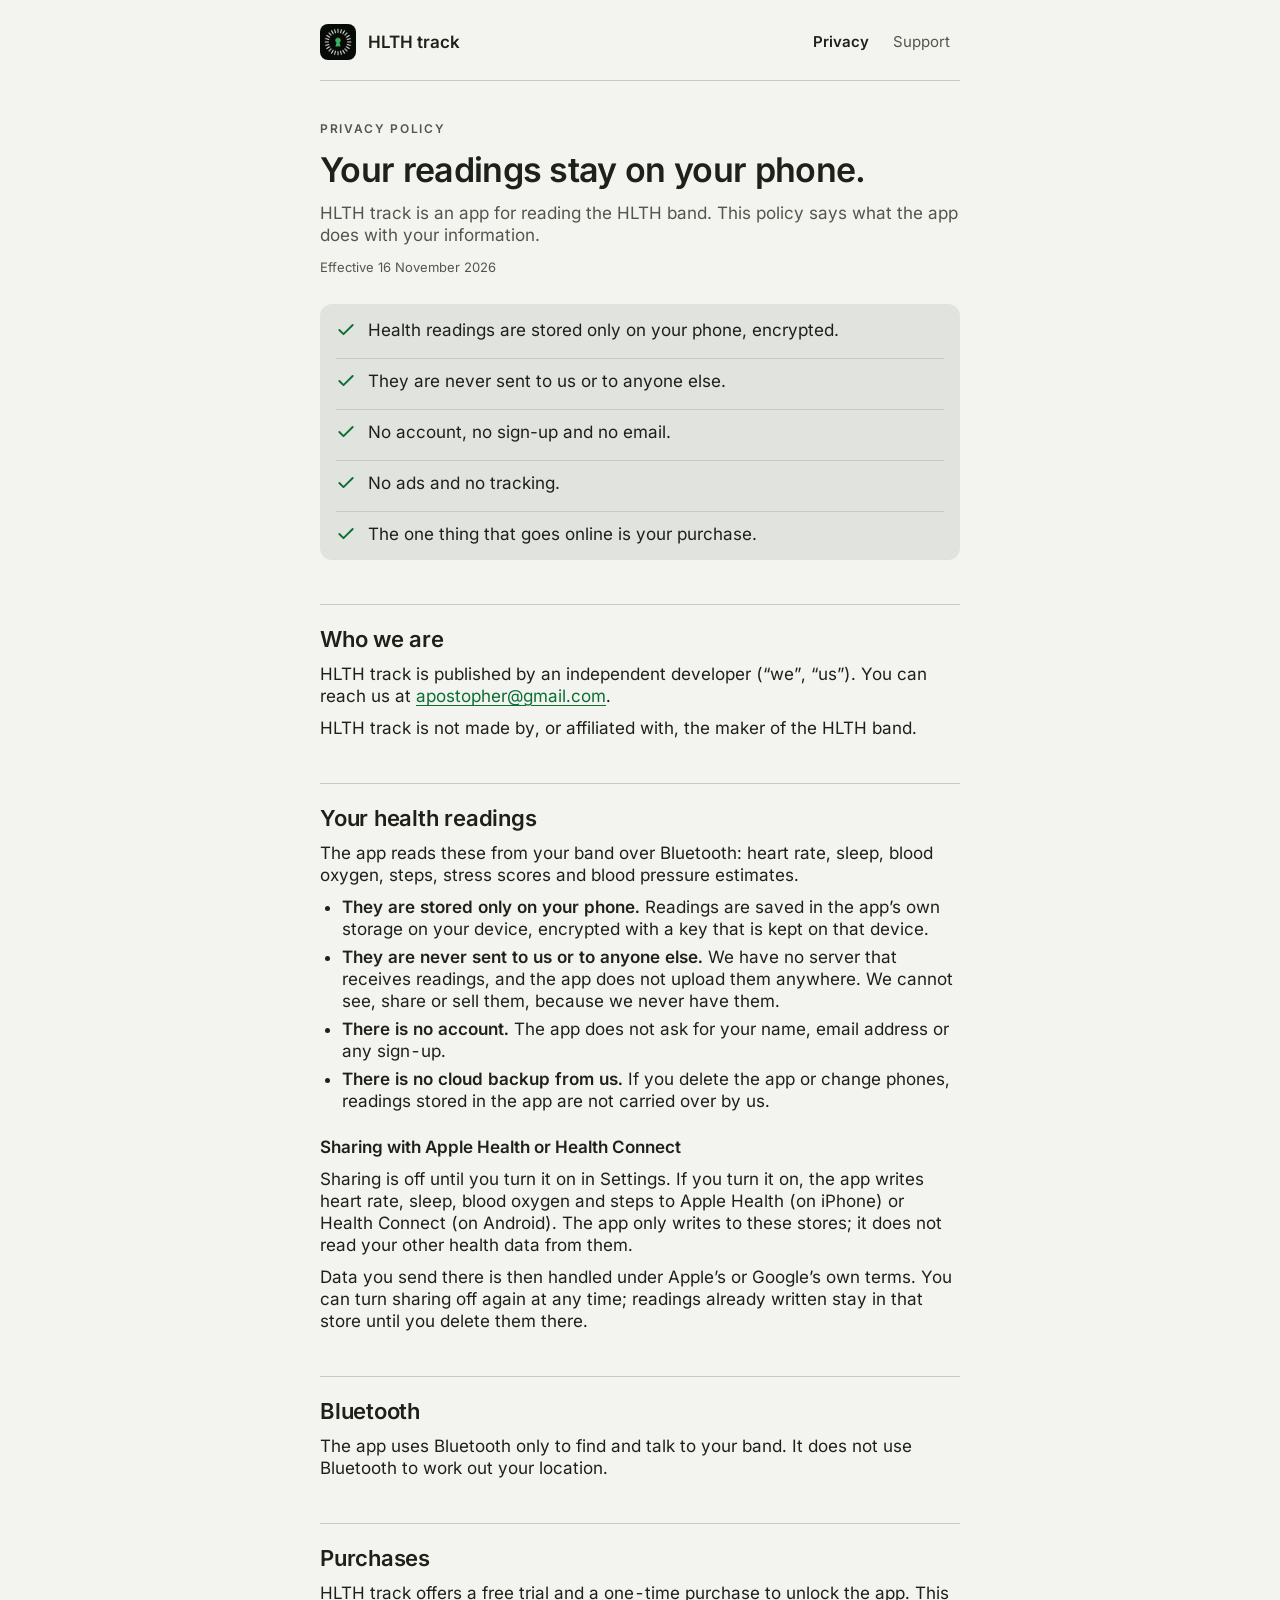
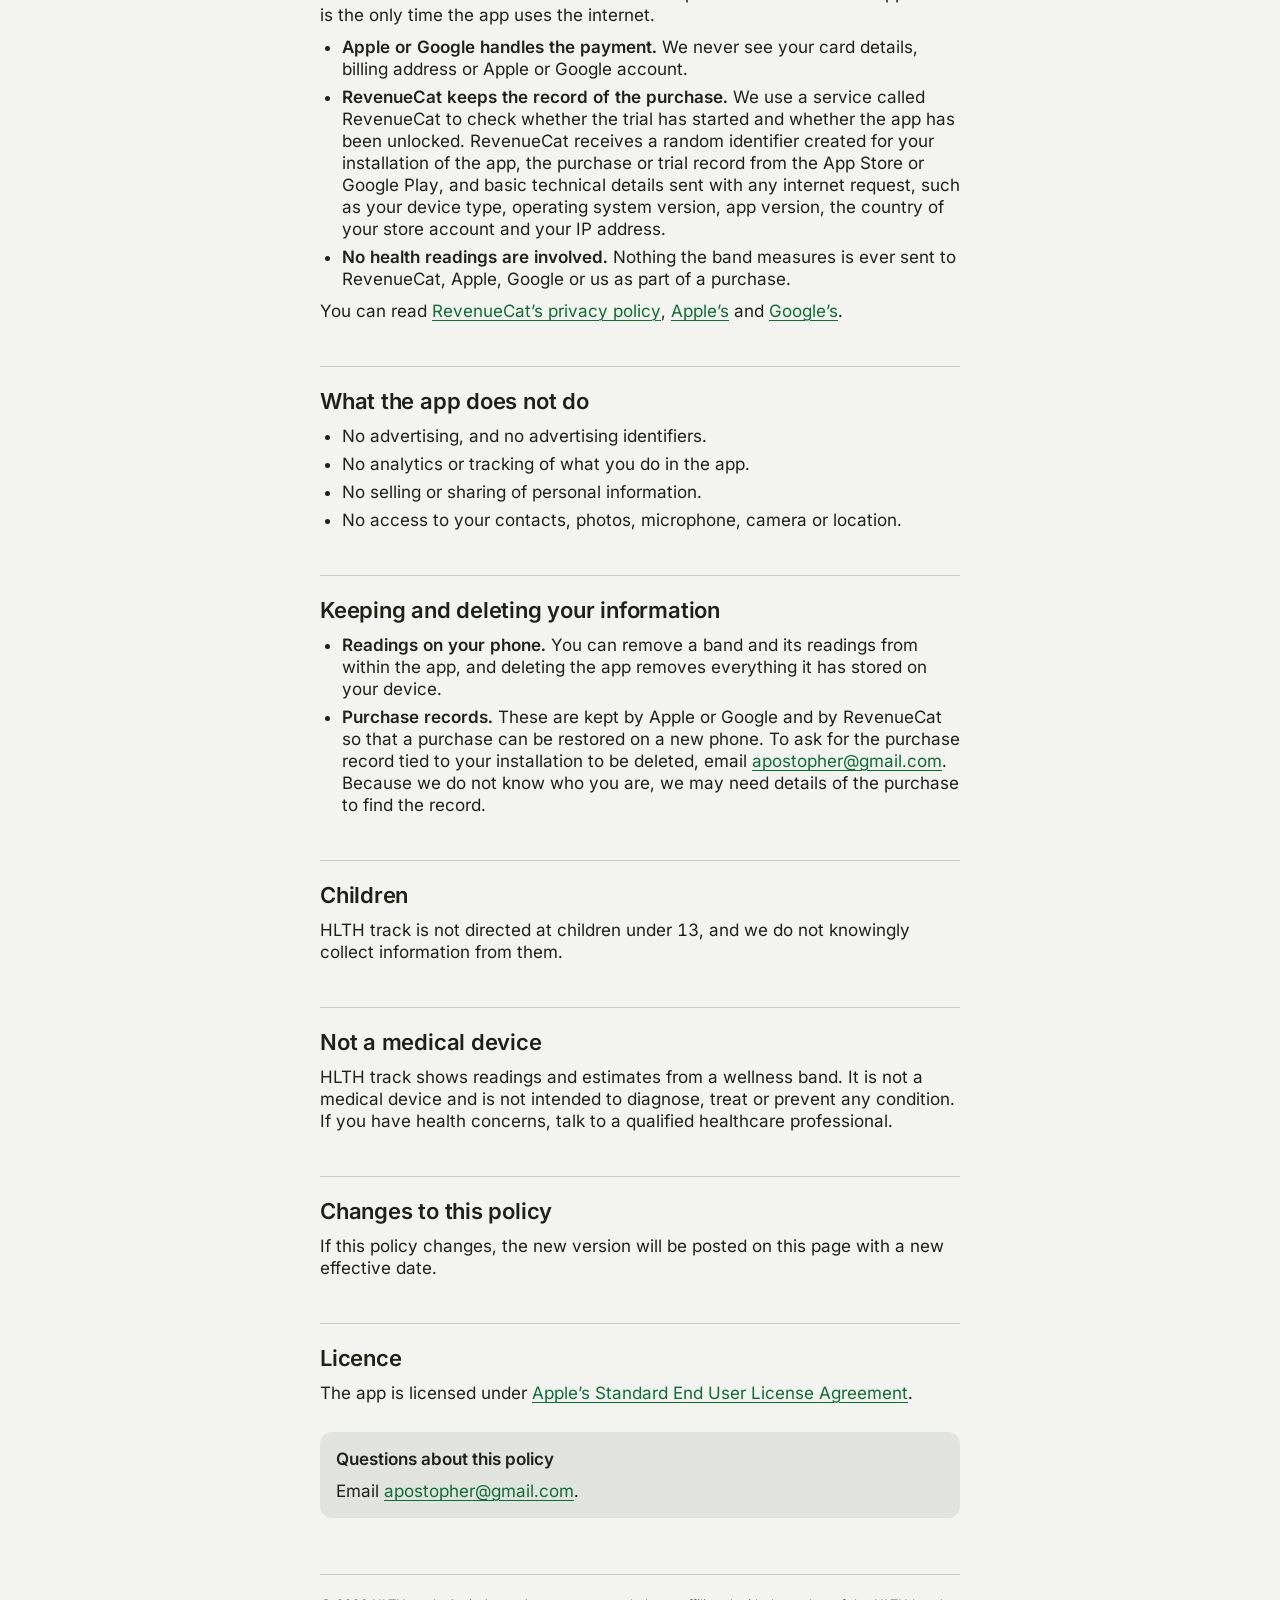
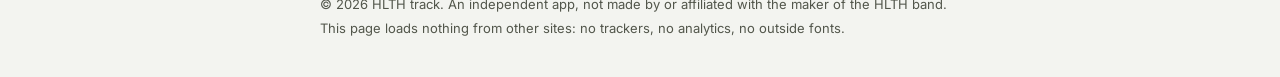
<file: index.html>
<!doctype html>
<html lang="en">
  <head>
    <meta charset="UTF-8" />
    <meta name="viewport" content="width=device-width, initial-scale=1.0" />
    <meta
      name="description"
      content="What HLTH track does with your information: health readings stay on your phone."
    />
    <meta name="theme-color" content="#f3f4f0" media="(prefers-color-scheme: light)" />
    <meta name="theme-color" content="#111310" media="(prefers-color-scheme: dark)" />
    <title>HLTH track: Privacy Policy</title>
    <link rel="icon" href="icon.png" />
    <link rel="preload" href="fonts/inter-400.woff2" as="font" type="font/woff2" crossorigin />
    <link rel="stylesheet" href="site.css" />
  </head>
  <body class="content-grid">
    <header class="masthead">
      <a class="brand" href="./"><img src="icon.png" alt="" width="36" height="36" />HLTH track</a>
      <nav aria-label="Pages">
        <a href="./" aria-current="page">Privacy</a><a href="support.html">Support</a>
      </nav>
    </header>
    <main>
      <p class="eyebrow">Privacy Policy</p>
      <h1>Your readings stay on your phone.</h1>
      <p class="lead">
        HLTH track is an app for reading the HLTH band. This policy says what the app does with your
        information.
      </p>
      <p class="meta">Effective 16 November 2026</p>
      <ul class="summary">
        <li>
          <svg
            viewBox="0 0 24 24"
            width="20"
            height="20"
            fill="none"
            stroke="currentColor"
            stroke-width="2.25"
            stroke-linecap="round"
            stroke-linejoin="round"
            aria-hidden="true"
          >
            <path d="M20 6 9 17l-5-5"></path></svg
          ><span>Health readings are stored only on your phone, encrypted.</span>
        </li>
        <li>
          <svg
            viewBox="0 0 24 24"
            width="20"
            height="20"
            fill="none"
            stroke="currentColor"
            stroke-width="2.25"
            stroke-linecap="round"
            stroke-linejoin="round"
            aria-hidden="true"
          >
            <path d="M20 6 9 17l-5-5"></path></svg
          ><span>They are never sent to us or to anyone else.</span>
        </li>
        <li>
          <svg
            viewBox="0 0 24 24"
            width="20"
            height="20"
            fill="none"
            stroke="currentColor"
            stroke-width="2.25"
            stroke-linecap="round"
            stroke-linejoin="round"
            aria-hidden="true"
          >
            <path d="M20 6 9 17l-5-5"></path></svg
          ><span>No account, no sign-up and no email.</span>
        </li>
        <li>
          <svg
            viewBox="0 0 24 24"
            width="20"
            height="20"
            fill="none"
            stroke="currentColor"
            stroke-width="2.25"
            stroke-linecap="round"
            stroke-linejoin="round"
            aria-hidden="true"
          >
            <path d="M20 6 9 17l-5-5"></path></svg
          ><span>No ads and no tracking.</span>
        </li>
        <li>
          <svg
            viewBox="0 0 24 24"
            width="20"
            height="20"
            fill="none"
            stroke="currentColor"
            stroke-width="2.25"
            stroke-linecap="round"
            stroke-linejoin="round"
            aria-hidden="true"
          >
            <path d="M20 6 9 17l-5-5"></path></svg
          ><span>The one thing that goes online is your purchase.</span>
        </li>
      </ul>

      <h2>Who we are</h2>
      <p>
        HLTH track is published by an independent developer (&ldquo;we&rdquo;, &ldquo;us&rdquo;).
        You can reach us at <a href="mailto:apostopher@gmail.com">apostopher@gmail.com</a>.
      </p>
      <p>HLTH track is not made by, or affiliated with, the maker of the HLTH band.</p>

      <h2>Your health readings</h2>
      <p>
        The app reads these from your band over Bluetooth: heart rate, sleep, blood oxygen, steps,
        stress scores and blood pressure estimates.
      </p>
      <ul>
        <li>
          <strong>They are stored only on your phone.</strong> Readings are saved in the app&rsquo;s
          own storage on your device, encrypted with a key that is kept on that device.
        </li>
        <li>
          <strong>They are never sent to us or to anyone else.</strong> We have no server that
          receives readings, and the app does not upload them anywhere. We cannot see, share or sell
          them, because we never have them.
        </li>
        <li>
          <strong>There is no account.</strong> The app does not ask for your name, email address or
          any sign-up.
        </li>
        <li>
          <strong>There is no cloud backup from us.</strong> If you delete the app or change phones,
          readings stored in the app are not carried over by us.
        </li>
      </ul>
      <h3>Sharing with Apple Health or Health Connect</h3>
      <p>
        Sharing is off until you turn it on in Settings. If you turn it on, the app writes heart
        rate, sleep, blood oxygen and steps to Apple Health (on iPhone) or Health Connect (on
        Android). The app only writes to these stores; it does not read your other health data from
        them.
      </p>
      <p>
        Data you send there is then handled under Apple&rsquo;s or Google&rsquo;s own terms. You can
        turn sharing off again at any time; readings already written stay in that store until you
        delete them there.
      </p>

      <h2>Bluetooth</h2>
      <p>
        The app uses Bluetooth only to find and talk to your band. It does not use Bluetooth to work
        out your location.
      </p>

      <h2>Purchases</h2>
      <p>
        HLTH track offers a free trial and a one-time purchase to unlock the app. This is the only
        time the app uses the internet.
      </p>
      <ul>
        <li>
          <strong>Apple or Google handles the payment.</strong> We never see your card details,
          billing address or Apple or Google account.
        </li>
        <li>
          <strong>RevenueCat keeps the record of the purchase.</strong> We use a service called
          RevenueCat to check whether the trial has started and whether the app has been unlocked.
          RevenueCat receives a random identifier created for your installation of the app, the
          purchase or trial record from the App Store or Google Play, and basic technical details
          sent with any internet request, such as your device type, operating system version, app
          version, the country of your store account and your IP address.
        </li>
        <li>
          <strong>No health readings are involved.</strong> Nothing the band measures is ever sent
          to RevenueCat, Apple, Google or us as part of a purchase.
        </li>
      </ul>
      <p>
        You can read
        <a href="https://www.revenuecat.com/privacy">RevenueCat&rsquo;s privacy policy</a>,
        <a href="https://www.apple.com/legal/privacy">Apple&rsquo;s</a> and
        <a href="https://policies.google.com/privacy">Google&rsquo;s</a>.
      </p>

      <h2>What the app does not do</h2>
      <ul>
        <li>No advertising, and no advertising identifiers.</li>
        <li>No analytics or tracking of what you do in the app.</li>
        <li>No selling or sharing of personal information.</li>
        <li>No access to your contacts, photos, microphone, camera or location.</li>
      </ul>

      <h2>Keeping and deleting your information</h2>
      <ul>
        <li>
          <strong>Readings on your phone.</strong> You can remove a band and its readings from
          within the app, and deleting the app removes everything it has stored on your device.
        </li>
        <li>
          <strong>Purchase records.</strong> These are kept by Apple or Google and by RevenueCat so
          that a purchase can be restored on a new phone. To ask for the purchase record tied to
          your installation to be deleted, email
          <a href="mailto:apostopher@gmail.com">apostopher@gmail.com</a>. Because we do not know who
          you are, we may need details of the purchase to find the record.
        </li>
      </ul>

      <h2>Children</h2>
      <p>
        HLTH track is not directed at children under 13, and we do not knowingly collect information
        from them.
      </p>

      <h2>Not a medical device</h2>
      <p>
        HLTH track shows readings and estimates from a wellness band. It is not a medical device and
        is not intended to diagnose, treat or prevent any condition. If you have health concerns,
        talk to a qualified healthcare professional.
      </p>

      <h2>Changes to this policy</h2>
      <p>
        If this policy changes, the new version will be posted on this page with a new effective
        date.
      </p>

      <h2>Licence</h2>
      <p>
        The app is licensed under
        <a href="https://www.apple.com/legal/internet-services/itunes/dev/stdeula/"
          >Apple&rsquo;s Standard End User License Agreement</a
        >.
      </p>

      <div class="contact">
        <p>Questions about this policy</p>
        <p>Email <a href="mailto:apostopher@gmail.com">apostopher@gmail.com</a>.</p>
      </div>
    </main>
    <footer>
      <p>
        &copy; 2026 HLTH track. An independent app, not made by or affiliated with the maker of the
        HLTH band.
      </p>
      <p>This page loads nothing from other sites: no trackers, no analytics, no outside fonts.</p>
    </footer>
  </body>
</html>
</file>
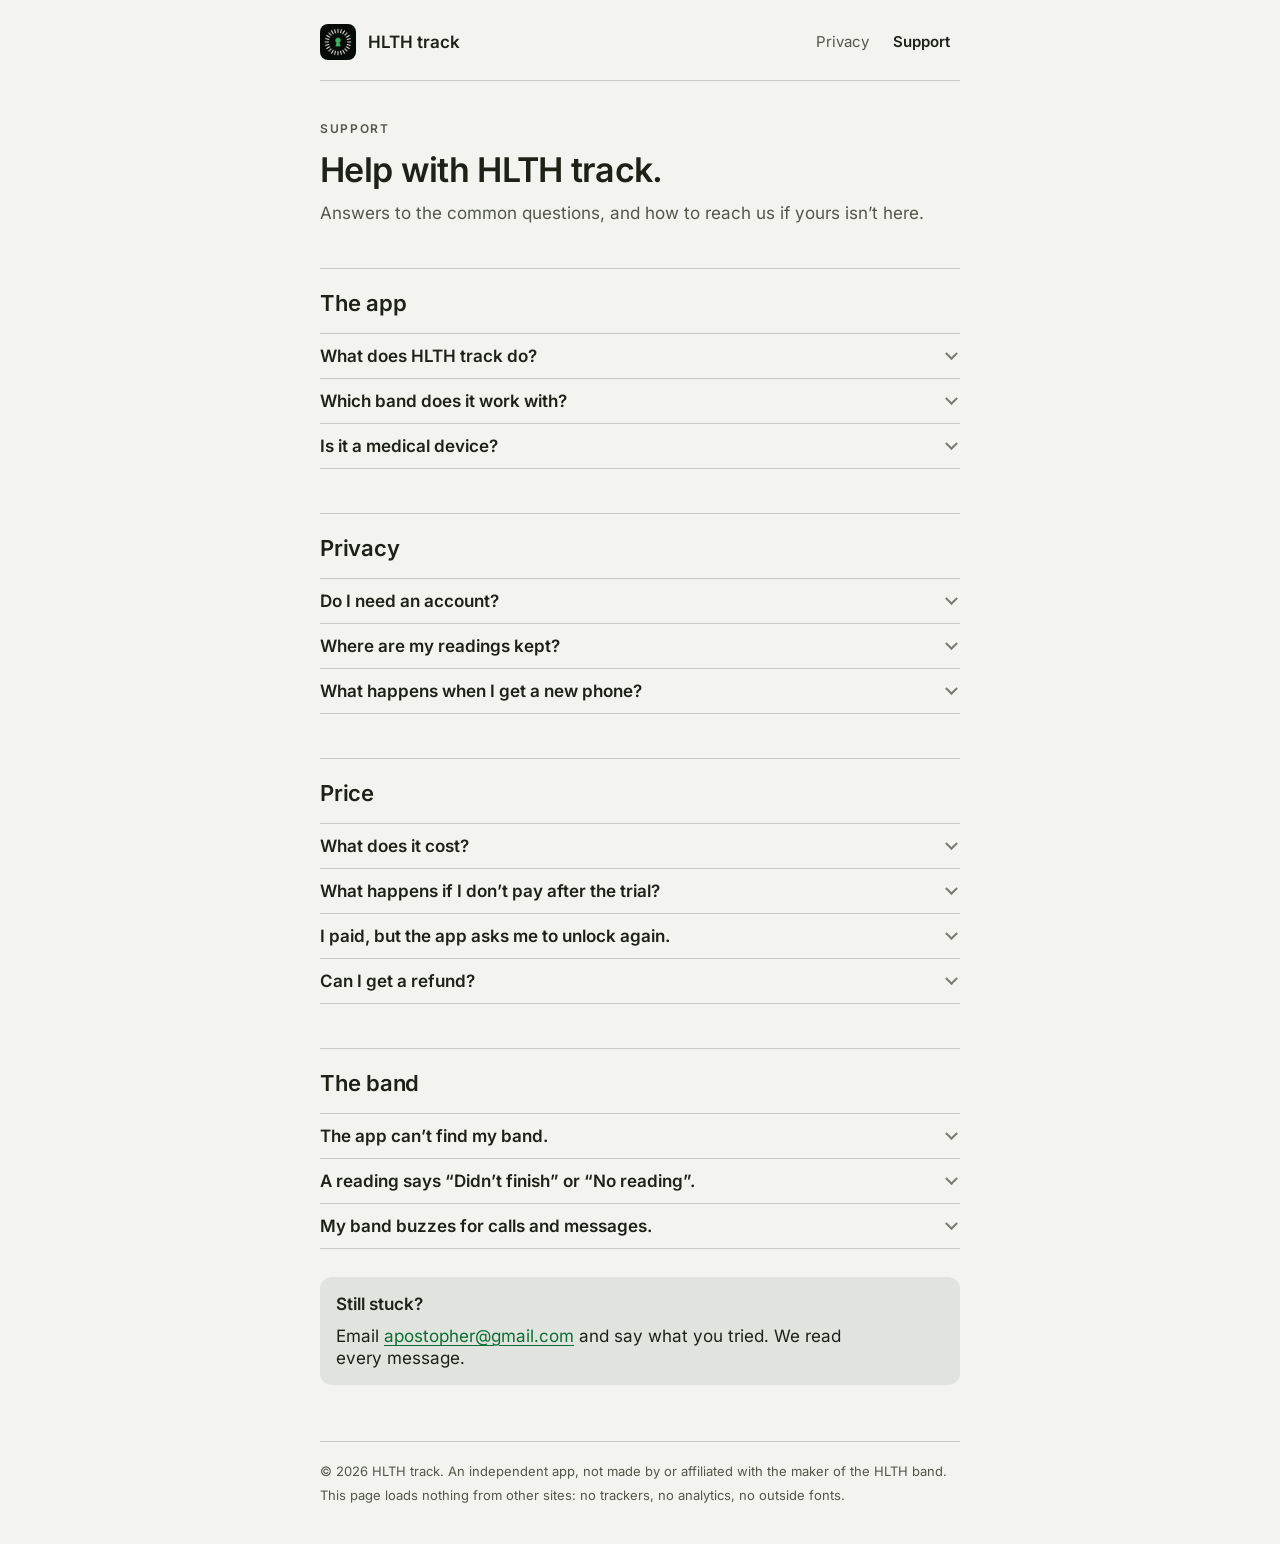
<file: support.html>
<!doctype html>
<html lang="en">
  <head>
    <meta charset="UTF-8" />
    <meta name="viewport" content="width=device-width, initial-scale=1.0" />
    <meta
      name="description"
      content="Help with HLTH track, the private companion app for the HLTH band."
    />
    <meta name="theme-color" content="#f3f4f0" media="(prefers-color-scheme: light)" />
    <meta name="theme-color" content="#111310" media="(prefers-color-scheme: dark)" />
    <title>HLTH track: Support</title>
    <link rel="icon" href="icon.png" />
    <link rel="preload" href="fonts/inter-400.woff2" as="font" type="font/woff2" crossorigin />
    <link rel="stylesheet" href="site.css" />
  </head>
  <body class="content-grid">
    <header class="masthead">
      <a class="brand" href="./"><img src="icon.png" alt="" width="36" height="36" />HLTH track</a>
      <nav aria-label="Pages">
        <a href="./">Privacy</a><a href="support.html" aria-current="page">Support</a>
      </nav>
    </header>
    <main>
      <p class="eyebrow">Support</p>
      <h1>Help with HLTH track.</h1>
      <p class="lead">
        Answers to the common questions, and how to reach us if yours isn&rsquo;t here.
      </p>

      <h2>The app</h2>
      <details>
        <summary>What does HLTH track do?</summary>
        <p>
          It is a companion app for the HLTH band. The band has no screen, so the app is where its
          readings show up: heart rate, sleep, blood oxygen, steps, a stress score and a blood
          pressure estimate.
        </p>
      </details>
      <details>
        <summary>Which band does it work with?</summary>
        <p>
          The HLTH band. HLTH track is an independent app and is not made by the band&rsquo;s maker.
        </p>
      </details>
      <details>
        <summary>Is it a medical device?</summary>
        <p>
          No. Readings and estimates are for general wellness. They are not for diagnosing or
          treating any condition, and a blood pressure estimate from a wrist band is not a cuff
          reading.
        </p>
      </details>

      <h2>Privacy</h2>
      <details>
        <summary>Do I need an account?</summary>
        <p>
          No. There is no sign-up, no email and no password. Open the app and connect your band.
        </p>
      </details>
      <details>
        <summary>Where are my readings kept?</summary>
        <p>
          Only on your phone, encrypted. They are never sent to us or anyone else. The
          <a href="./">privacy policy</a> has the detail.
        </p>
      </details>
      <details>
        <summary>What happens when I get a new phone?</summary>
        <p>
          Because readings live only on your phone, the app does not carry them over. If Apple
          Health sync was on, the readings you shared are in Apple Health. Your purchase does come
          with you: tap Restore a purchase.
        </p>
      </details>

      <h2>Price</h2>
      <details>
        <summary>What does it cost?</summary>
        <p>
          The app is free for 7 days. After that, one payment unlocks it for good. There is no
          subscription and nothing renews by itself. The app shows the exact price for your country
          before you start.
        </p>
      </details>
      <details>
        <summary>What happens if I don&rsquo;t pay after the trial?</summary>
        <p>
          The app stops connecting to your band. The readings already on your phone stay yours to
          see, and nothing is charged.
        </p>
      </details>
      <details>
        <summary>I paid, but the app asks me to unlock again.</summary>
        <p>
          In the app, tap Restore a purchase. You need to be signed in to the same Apple account you
          bought it with, and online for a moment.
        </p>
      </details>
      <details>
        <summary>Can I get a refund?</summary>
        <p>
          Purchases are handled by Apple. You can ask for a refund at
          <a href="https://reportaproblem.apple.com">reportaproblem.apple.com</a>.
        </p>
      </details>

      <h2>The band</h2>
      <details>
        <summary>The app can&rsquo;t find my band.</summary>
        <p>
          Make sure the band has some charge, is within arm&rsquo;s reach, and that Bluetooth is on
          and allowed for HLTH track in your phone&rsquo;s Settings. Taking the band off its charger
          and putting it on usually wakes it.
        </p>
      </details>
      <details>
        <summary>
          A reading says &ldquo;Didn&rsquo;t finish&rdquo; or &ldquo;No reading&rdquo;.
        </summary>
        <p>
          The band needs steady contact with your skin. Wear it snug, about a finger&rsquo;s width
          above the wrist bone, keep still, and try again.
        </p>
      </details>
      <details>
        <summary>My band buzzes for calls and messages.</summary>
        <p>
          HLTH track switches those alerts off each time it connects. If another app for the band is
          installed, it may switch them back on.
        </p>
      </details>

      <div class="contact">
        <p>Still stuck?</p>
        <p>
          Email <a href="mailto:apostopher@gmail.com">apostopher@gmail.com</a> and say what you
          tried. We read every message.
        </p>
      </div>
    </main>
    <footer>
      <p>
        &copy; 2026 HLTH track. An independent app, not made by or affiliated with the maker of the
        HLTH band.
      </p>
      <p>This page loads nothing from other sites: no trackers, no analytics, no outside fonts.</p>
    </footer>
  </body>
</html>
</file>
<file: site.css>
/*
 * HLTH track: privacy and support pages.
 * Colours are the app's own: the steps of the Radix scales that generateRadixColors
 * returns for the app's seeds (accent #1F7A3D, gray #8A8F83) on its two backgrounds.
 * Type follows Apple's text styles at the default size, set in Inter.
 * Nothing here loads from another site: the font is served alongside the page.
 */

@font-face {
  font-family: "Inter";
  font-weight: 400;
  font-style: normal;
  font-display: swap;
  src: url("fonts/inter-400.woff2") format("woff2");
}
@font-face {
  font-family: "Inter";
  font-weight: 600;
  font-style: normal;
  font-display: swap;
  src: url("fonts/inter-600.woff2") format("woff2");
}

:root {
  color-scheme: light dark;

  /* Light: grayScale 12, 11, 9, 3, 6; accentScale 9, 11. */
  --background: #f3f4f0;
  --ink: #1e2118;
  --muted: #52564b;
  --faint: #787d72;
  --surface: #e1e3df;
  --hairline: #c7cac3;
  --signal: #1f7a3d;
  --signal-text: #0b6e32;
  --on-ink: #f0f0ef;

  /* Apple text styles, size / leading in points at the Large (default) setting. */
  --large-title: 600 34px/41px "Inter", system-ui, sans-serif;
  --title-2: 600 22px/28px "Inter", system-ui, sans-serif;
  --title-3: 600 20px/25px "Inter", system-ui, sans-serif;
  --headline: 600 17px/22px "Inter", system-ui, sans-serif;
  --body: 400 17px/22px "Inter", system-ui, sans-serif;
  --callout: 400 16px/21px "Inter", system-ui, sans-serif;
  --subheadline: 400 15px/20px "Inter", system-ui, sans-serif;
  --footnote: 400 13px/18px "Inter", system-ui, sans-serif;
  --caption-1: 600 12px/16px "Inter", system-ui, sans-serif;
}

@media (prefers-color-scheme: dark) {
  :root {
    --background: #111310;
    --ink: #edeeec;
    --muted: #b1b6ac;
    --faint: #6b7064;
    --surface: #222320;
    --hairline: #393b36;
    --signal: #1f7a3d;
    --signal-text: #78ce8c;
    --on-ink: #121310;
  }
}

*,
*::before,
*::after {
  box-sizing: border-box;
}

html {
  -webkit-text-size-adjust: 100%;
  text-size-adjust: 100%;
}

body {
  margin: 0;
  background: var(--background);
  color: var(--ink);
  font: var(--body);
  font-variant-numeric: tabular-nums;
  -webkit-font-smoothing: antialiased;
}

/* Content Grid Layout */
/* Reference: https://youtu.be/c13gpBrnGEw?si=Z5bziwAq9YNGxCqS */
.content-grid {
  --padding-inline: 1.5rem;
  --content-max-width: 40rem;
  --breakout-max-width: 48rem;
  --breakout-size: calc((var(--breakout-max-width) - var(--content-max-width)) / 2);

  display: grid;
  grid-template-columns:
    [full-width-start] minmax(var(--padding-inline), 1fr)
    [breakout-start] minmax(0, var(--breakout-size))
    [content-start] min(100% - (var(--padding-inline) * 2), var(--content-max-width))
    [content-end]
    minmax(0, var(--breakout-size)) [breakout-end]
    minmax(var(--padding-inline), 1fr) [full-width-end];
}

.content-grid > * {
  grid-column: content;
}
.content-grid > .breakout {
  grid-column: breakout;
}
.content-grid > .full-width {
  grid-column: full-width;
}

/* https://x.com/csswizardry/status/1717841334462005661 */
img {
  font-style: italic;
  background-repeat: no-repeat;
  background-size: cover;
  shape-margin: 1rem;
  max-width: 100%;
  height: auto;
  vertical-align: middle;
}

a {
  color: var(--signal-text);
  text-decoration: underline;
  text-decoration-thickness: 1px;
  text-underline-offset: 3px;
}
a:focus-visible {
  outline: 2px solid var(--signal-text);
  outline-offset: 3px;
  border-radius: 2px;
}

/* The bar across the top: the app, and the two pages. */
.masthead {
  display: flex;
  align-items: center;
  justify-content: space-between;
  gap: 16px;
  padding-block: 20px 16px;
  border-bottom: 1px solid var(--hairline);
}
.brand {
  display: flex;
  align-items: center;
  gap: 12px;
  color: var(--ink);
  text-decoration: none;
  font: var(--headline);
}
.brand img {
  width: 36px;
  height: 36px;
  border-radius: 8px;
}
.masthead nav {
  display: flex;
  gap: 4px;
}
.masthead nav a {
  /* At least 44 points tall, as a tap target should be. */
  display: inline-flex;
  align-items: center;
  min-height: 44px;
  padding-inline: 10px;
  color: var(--muted);
  text-decoration: none;
  font: var(--subheadline);
}
.masthead nav a[aria-current="page"] {
  color: var(--ink);
  font-weight: 600;
}

.eyebrow {
  margin: 40px 0 0;
  color: var(--muted);
  font: var(--caption-1);
  letter-spacing: 0.14em;
  text-transform: uppercase;
}
h1 {
  margin: 12px 0 0;
  font: var(--large-title);
  letter-spacing: -0.02em;
  text-wrap: balance;
}
.lead {
  margin: 12px 0 0;
  color: var(--muted);
  font: var(--body);
  text-wrap: pretty;
}
.meta {
  margin: 12px 0 0;
  color: var(--muted);
  font: var(--footnote);
}

/* The short version, set apart the way a group is in the app's Settings. */
.summary {
  margin: 28px 0 0;
  padding: 4px 16px;
  list-style: none;
  border-radius: 12px;
  background: var(--surface);
}
.summary li {
  display: flex;
  gap: 12px;
  padding-block: 11px;
  font: var(--body);
}
.summary li + li {
  border-top: 1px solid var(--hairline);
}
.summary svg {
  flex: none;
  margin-top: 1px;
  color: var(--signal-text);
}

h2 {
  margin: 44px 0 0;
  padding-top: 20px;
  border-top: 1px solid var(--hairline);
  font: var(--title-2);
  letter-spacing: -0.01em;
  text-wrap: balance;
}
h3 {
  margin: 24px 0 0;
  font: var(--headline);
}
p,
ul {
  margin: 10px 0 0;
  text-wrap: pretty;
}
ul {
  padding-left: 22px;
}
li + li {
  margin-top: 6px;
}
strong {
  font-weight: 600;
}

/* Questions on the support page: each opens in place. */
details {
  border-bottom: 1px solid var(--hairline);
}
/* The first question under each heading opens its group. */
h2 + details {
  margin-top: 16px;
  border-top: 1px solid var(--hairline);
}
summary {
  display: flex;
  align-items: center;
  justify-content: space-between;
  gap: 16px;
  min-height: 44px;
  padding-block: 11px;
  cursor: pointer;
  list-style: none;
  font: var(--headline);
}
summary::-webkit-details-marker {
  display: none;
}
summary::after {
  content: "";
  flex: none;
  width: 9px;
  height: 9px;
  margin-right: 4px;
  border-right: 2px solid var(--faint);
  border-bottom: 2px solid var(--faint);
  transform: rotate(45deg) translate(-2px, -2px);
  transition: transform 160ms cubic-bezier(0.23, 1, 0.32, 1);
}
details[open] summary::after {
  transform: rotate(-135deg) translate(-2px, -2px);
}
summary:focus-visible {
  outline: 2px solid var(--signal-text);
  outline-offset: 2px;
  border-radius: 4px;
}
details > :not(summary) {
  color: var(--muted);
}
details > :last-child {
  margin-bottom: 16px;
}
details > p:first-of-type {
  margin-top: 0;
}

.contact {
  margin: 28px 0 0;
  padding: 16px;
  border-radius: 12px;
  background: var(--surface);
}
.contact p:first-child {
  margin-top: 0;
  font: var(--headline);
}

footer {
  margin-block: 56px 40px;
  padding-top: 20px;
  border-top: 1px solid var(--hairline);
  color: var(--muted);
  font: var(--footnote);
}
footer p {
  margin: 0;
}
footer p + p {
  margin-top: 6px;
}

@media (prefers-reduced-motion: reduce) {
  summary::after {
    transition: none;
  }
}
</file>
